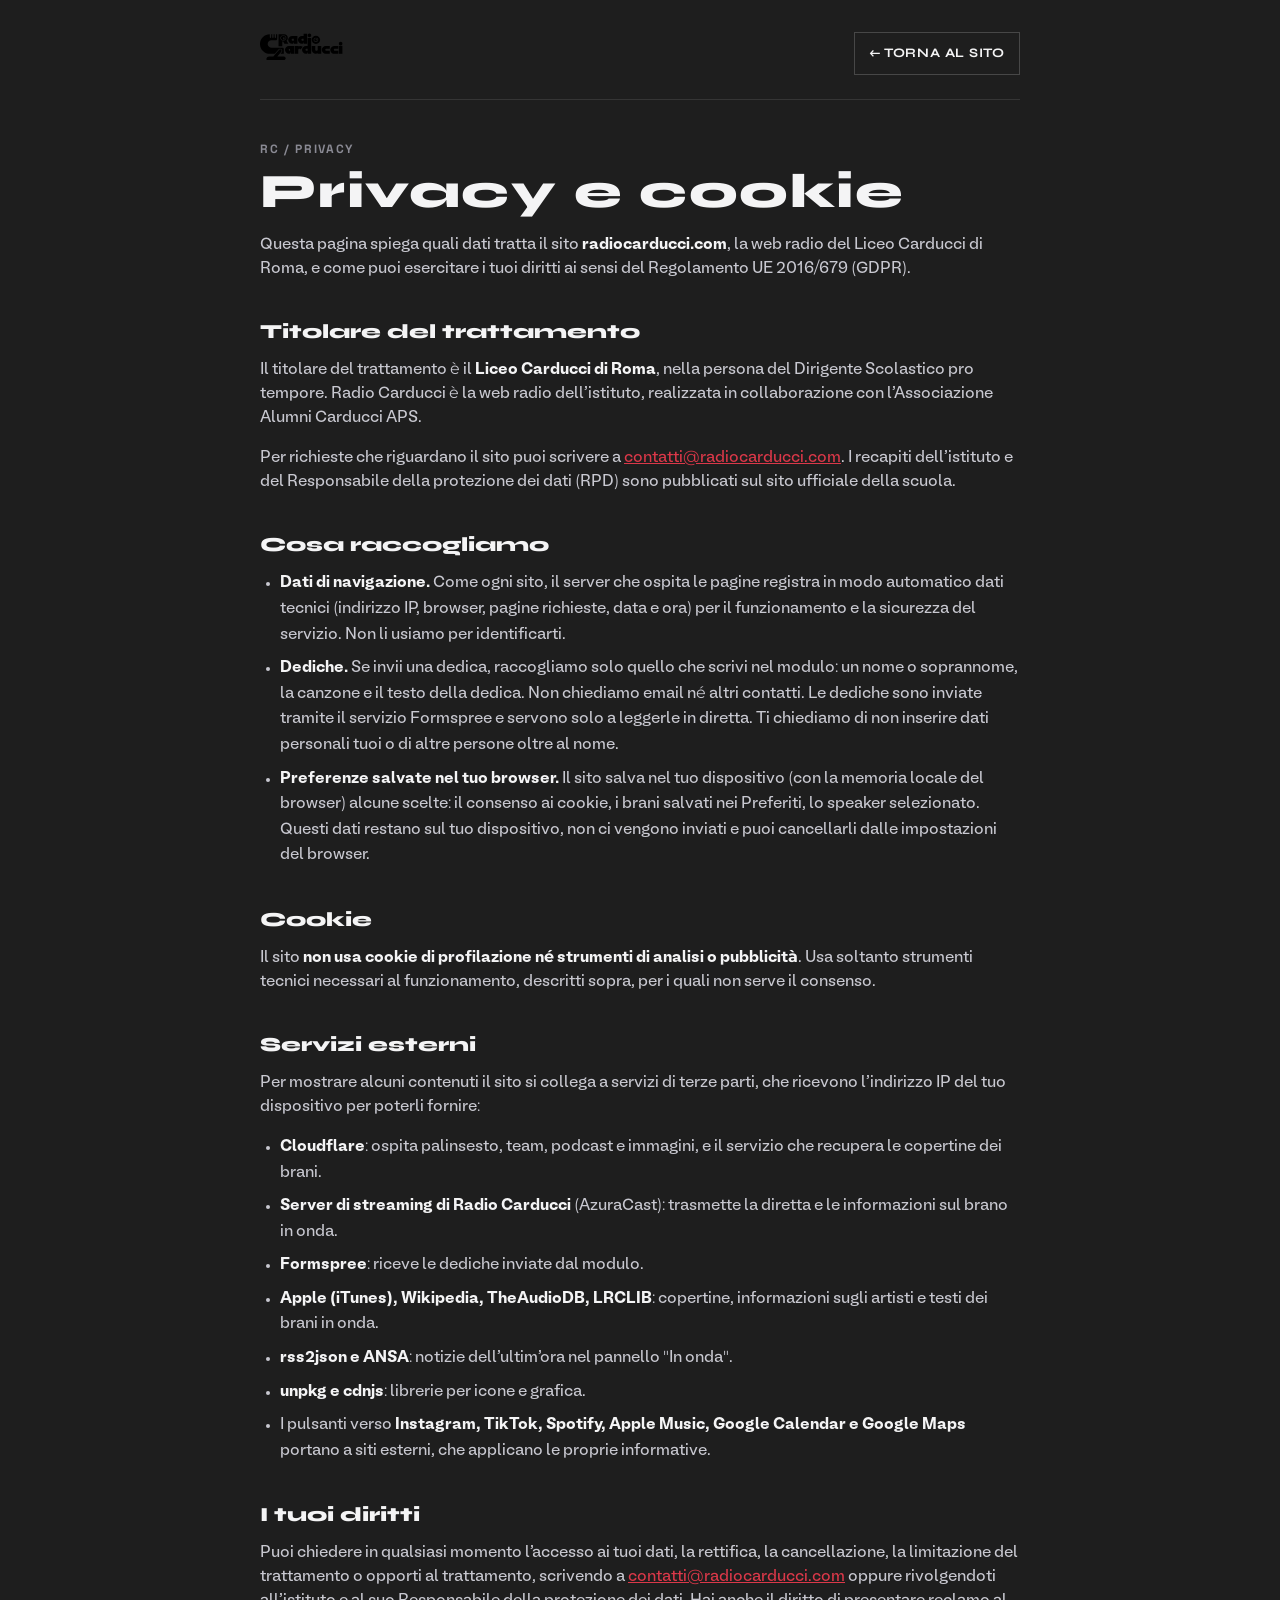
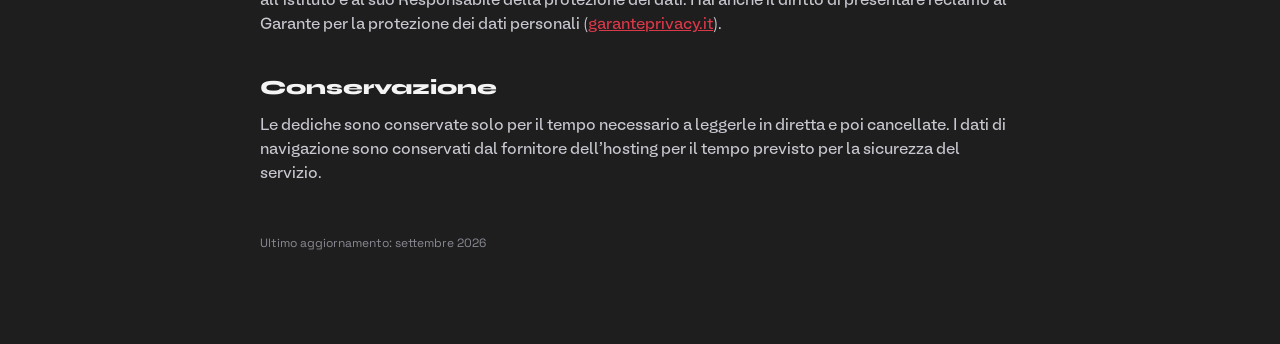
<file: privacy.html>
<!DOCTYPE html>
<html lang="it">
<head>
  <meta charset="utf-8">
  <meta name="viewport" content="width=device-width, initial-scale=1, viewport-fit=cover">
  <title>Privacy e cookie — Radio Carducci</title>
  <meta name="description" content="Informativa privacy e cookie di Radio Carducci, la web radio del Liceo Carducci di Roma.">
  <meta name="robots" content="index, follow">
  <link rel="icon" type="image/svg+xml" href="assets/logo-rc-mark-bone.svg">
  <link rel="stylesheet" href="colors_and_type.css?v=6">
  <style>
    body { margin: 0; background: var(--bg, #1e1e1e); color: var(--fg1, #f4f4f5); font-family: var(--font-body, system-ui, sans-serif); line-height: 1.6; }
    .wrap { max-width: 760px; margin: 0 auto; padding: 32px 20px 80px; }
    header { display: flex; align-items: center; justify-content: space-between; gap: 16px; padding-bottom: 24px; border-bottom: 1px solid var(--line, rgba(255,255,255,0.1)); }
    header img { height: 40px; width: auto; display: block; }
    header a.back { font-family: var(--font-display, sans-serif); font-weight: 700; font-size: 13px; letter-spacing: 0.06em; text-transform: uppercase; color: var(--fg1, #fff); text-decoration: none; border: 1px solid var(--line-strong, rgba(255,255,255,0.2)); padding: 10px 14px; }
    header a.back:hover, header a.back:focus-visible { border-color: var(--rc-red, #db3849); color: var(--rc-red, #db3849); outline: none; }
    .tag { font-family: var(--font-mono, monospace); font-size: 12px; font-weight: 700; letter-spacing: 0.14em; color: var(--fg3, #8a8a94); margin: 40px 0 8px; }
    h1 { font-family: var(--font-display, sans-serif); font-weight: 800; font-size: clamp(32px, 6vw, 48px); line-height: 1.05; margin: 0 0 16px; }
    h2 { font-family: var(--font-display, sans-serif); font-weight: 800; font-size: 20px; margin: 40px 0 12px; }
    p, li { color: var(--fg2, #c8c8d0); font-size: 16px; }
    ul { padding-left: 20px; }
    li { margin-bottom: 8px; }
    a { color: var(--rc-red, #db3849); }
    strong { color: var(--fg1, #f4f4f5); }
    .updated { font-family: var(--font-mono, monospace); font-size: 12px; color: var(--fg3, #8a8a94); margin-top: 48px; }
  </style>
</head>
<body>
  <div class="wrap">
    <header>
      <a href="./" aria-label="Torna alla home di Radio Carducci"><img src="assets/logo-radio-carducci-bone.svg" alt="Radio Carducci"></a>
      <a class="back" href="./">← Torna al sito</a>
    </header>

    <main>
      <div class="tag">RC / PRIVACY</div>
      <h1>Privacy e cookie</h1>
      <p>Questa pagina spiega quali dati tratta il sito <strong>radiocarducci.com</strong>, la web radio del Liceo Carducci di Roma, e come puoi esercitare i tuoi diritti ai sensi del Regolamento UE 2016/679 (GDPR).</p>

      <h2>Titolare del trattamento</h2>
      <p>Il titolare del trattamento è il <strong>Liceo Carducci di Roma</strong>, nella persona del Dirigente Scolastico pro tempore. Radio Carducci è la web radio dell'istituto, realizzata in collaborazione con l'Associazione Alumni Carducci APS.</p>
      <p>Per richieste che riguardano il sito puoi scrivere a <a href="mailto:contatti@radiocarducci.com">contatti@radiocarducci.com</a>. I recapiti dell'istituto e del Responsabile della protezione dei dati (RPD) sono pubblicati sul sito ufficiale della scuola.</p>

      <h2>Cosa raccogliamo</h2>
      <ul>
        <li><strong>Dati di navigazione.</strong> Come ogni sito, il server che ospita le pagine registra in modo automatico dati tecnici (indirizzo IP, browser, pagine richieste, data e ora) per il funzionamento e la sicurezza del servizio. Non li usiamo per identificarti.</li>
        <li><strong>Dediche.</strong> Se invii una dedica, raccogliamo solo quello che scrivi nel modulo: un nome o soprannome, la canzone e il testo della dedica. Non chiediamo email né altri contatti. Le dediche sono inviate tramite il servizio Formspree e servono solo a leggerle in diretta. Ti chiediamo di non inserire dati personali tuoi o di altre persone oltre al nome.</li>
        <li><strong>Preferenze salvate nel tuo browser.</strong> Il sito salva nel tuo dispositivo (con la memoria locale del browser) alcune scelte: il consenso ai cookie, i brani salvati nei Preferiti, lo speaker selezionato. Questi dati restano sul tuo dispositivo, non ci vengono inviati e puoi cancellarli dalle impostazioni del browser.</li>
      </ul>

      <h2>Cookie</h2>
      <p>Il sito <strong>non usa cookie di profilazione né strumenti di analisi o pubblicità</strong>. Usa soltanto strumenti tecnici necessari al funzionamento, descritti sopra, per i quali non serve il consenso.</p>

      <h2>Servizi esterni</h2>
      <p>Per mostrare alcuni contenuti il sito si collega a servizi di terze parti, che ricevono l'indirizzo IP del tuo dispositivo per poterli fornire:</p>
      <ul>
        <li><strong>Cloudflare</strong>: ospita palinsesto, team, podcast e immagini, e il servizio che recupera le copertine dei brani.</li>
        <li><strong>Server di streaming di Radio Carducci</strong> (AzuraCast): trasmette la diretta e le informazioni sul brano in onda.</li>
        <li><strong>Formspree</strong>: riceve le dediche inviate dal modulo.</li>
        <li><strong>Apple (iTunes), Wikipedia, TheAudioDB, LRCLIB</strong>: copertine, informazioni sugli artisti e testi dei brani in onda.</li>
        <li><strong>rss2json e ANSA</strong>: notizie dell'ultim'ora nel pannello "In onda".</li>
        <li><strong>unpkg e cdnjs</strong>: librerie per icone e grafica.</li>
        <li>I pulsanti verso <strong>Instagram, TikTok, Spotify, Apple Music, Google Calendar e Google Maps</strong> portano a siti esterni, che applicano le proprie informative.</li>
      </ul>

      <h2>I tuoi diritti</h2>
      <p>Puoi chiedere in qualsiasi momento l'accesso ai tuoi dati, la rettifica, la cancellazione, la limitazione del trattamento o opporti al trattamento, scrivendo a <a href="mailto:contatti@radiocarducci.com">contatti@radiocarducci.com</a> oppure rivolgendoti all'istituto e al suo Responsabile della protezione dei dati. Hai anche il diritto di presentare reclamo al Garante per la protezione dei dati personali (<a href="https://www.garanteprivacy.it" target="_blank" rel="noopener">garanteprivacy.it</a>).</p>

      <h2>Conservazione</h2>
      <p>Le dediche sono conservate solo per il tempo necessario a leggerle in diretta e poi cancellate. I dati di navigazione sono conservati dal fornitore dell'hosting per il tempo previsto per la sicurezza del servizio.</p>

      <p class="updated">Ultimo aggiornamento: settembre 2026</p>
    </main>
  </div>
</body>
</html>
</file>
<file: colors_and_type.css>
/* ============================================================
   RADIO CARDUCCI — COLORS + TYPE
   La palette è già giusta. Non toccare.
   ============================================================ */

/* -- Web fonts -------------------------------------------------
   Syne via Google Fonts (CDN).
   BL Melody (body) served from ./fonts/.
   Moliga Demo Regular served from ./fonts/.
   Montserrat shipped as fallback / utility sans.
-------------------------------------------------------------- */

@import url("https://fonts.googleapis.com/css2?family=Syne:wght@400;500;600;700;800&family=Space+Grotesk:wght@500;700&display=swap");

@font-face {
  font-family: "Moliga";
  src: url("./fonts/Moliga-Demo-Regular.otf") format("opentype"),
       url("./fonts/moliga-demo.regular.otf") format("opentype");
  font-weight: 400;
  font-style: normal;
  font-display: swap;
}

@font-face {
  font-family: "BL Melody";
  src: url("./fonts/BLMelody-Regular.woff2") format("woff2"),
       url("./fonts/BLMelody-Regular.woff") format("woff");
  font-weight: 400;
  font-style: normal;
  font-display: swap;
}

@font-face {
  font-family: "BL Melody";
  src: url("./fonts/BLMelody-Medium.woff2") format("woff2"),
       url("./fonts/BLMelody-Medium.woff") format("woff");
  font-weight: 500;
  font-style: normal;
  font-display: swap;
}

@font-face {
  font-family: "BL Melody";
  src: url("./fonts/BLMelody-Bold.woff2") format("woff2"),
       url("./fonts/BLMelody-Bold.woff") format("woff");
  font-weight: 700;
  font-style: normal;
  font-display: swap;
}

@font-face {
  font-family: "Montserrat Local";
  src: url("./fonts/Montserrat.ttf") format("truetype");
  font-weight: 100 900;
  font-style: normal;
  font-display: swap;
}

:root {
  /* ---------------------------------------------------------
     CORE PALETTE — Nuova tavolozza ufficiale
     --------------------------------------------------------- */
  --rc-ink:        #1e1e1e;
  --rc-ink-deep:   #1a1a1a;
  --rc-blue:       #2277ff;
  --rc-gold:       #fccc02;
  --rc-orange:     #fc8802;
  --rc-purple:     #8402fc;
  
  --rc-red:        #db3849;  /* Accent Primario: Rosso Radio Carducci */
  --rc-red-deep:   #991c3b;  /* Accent Secondario: Rosso Scuro */
  --rc-bone:       #f4f4f5;

  /* Accent utilities */
  --color-blue:    #2277ff;
  --color-gold:    #fccc02;
  --color-orange:  #fc8802;
  --color-purple:  #8402fc;

  /* ---------------------------------------------------------
     SEMANTIC SURFACES
     --------------------------------------------------------- */
  --bg:            #1e1e1e;
  --bg-elev:       #262626;   /* card elevazione */
  --bg-inset:      #1a1a1a;   /* sezioni incassate */
  --bg-inverse:    var(--rc-bone);

  /* ---------------------------------------------------------
     SEMANTIC FOREGROUNDS
     --------------------------------------------------------- */
  --fg1:           var(--rc-bone);
  --fg2:           #c8c8d0;   /* aumentato contrasto per leggibilità */
  --fg3:           #8a8a94;
  --fg-dim:        #595959;   /* contrasto elevato su sfondi chiari WCAG AA */
  --fg-inverse:    var(--rc-ink);
  --fg-accent:     var(--rc-blue);
  --fg-accent-hot: var(--rc-gold);

  /* ---------------------------------------------------------
     LINES / BORDERS
     --------------------------------------------------------- */
  --line:          rgba(255, 255, 255, 0.1);
  --line-strong:   rgba(255, 255, 255, 0.18);
  --line-inverse:  #e4e4e7;

  /* ---------------------------------------------------------
     TYPE STACK — Modern & Ultra-Legible
     Syne = Display / Headings
     BL Melody = Body / Paragraphs
     Moliga = Mega / Titoloni
     --------------------------------------------------------- */
  --font-display:  "Syne", "Montserrat Local", system-ui, sans-serif;
  --font-body:     "BL Melody", "Montserrat Local", system-ui, sans-serif;
  --font-mega:     "Moliga", "Syne", serif;
  --font-mono:     "Space Grotesk", ui-monospace, monospace;

  /* ---------------------------------------------------------
     TYPE SCALE — grandi salti, niente 14→16.
     Minimal dark = gerarchia forte.
     --------------------------------------------------------- */
  --fs-micro:      11px;    /* badge, on-air label, timestamp */
  --fs-caption:    13px;    /* meta, footer, numerini */
  --fs-body:       16px;
  --fs-body-lg:    19px;
  --fs-lead:       24px;
  --fs-h3:         32px;
  --fs-h2:         48px;
  --fs-h1:         72px;
  --fs-display:    120px;   /* Moliga */
  --fs-hero:       180px;   /* quando vuoi gridare */

  /* Line heights: stretti in display, comodi in body */
  --lh-tight:      0.92;
  --lh-snug:       1.05;
  --lh-body:       1.5;
  --lh-loose:      1.65;

  /* Letter spacing: Moliga (font-mega) necessita di un tracking più ampio,
     tutto quello che è micro/caption va in uppercase con tracking positivo */
  --ls-display:    0.03em;
  --ls-tight:      0;
  --ls-normal:     0;
  --ls-caps:       0.08em;
  --ls-caps-wide:  0.14em;

  /* ---------------------------------------------------------
     SPACING — scala 4px, niente invenzioni
     --------------------------------------------------------- */
  --s-1:  4px;
  --s-2:  8px;
  --s-3:  12px;
  --s-4:  16px;
  --s-5:  24px;
  --s-6:  32px;
  --s-7:  48px;
  --s-8:  64px;
  --s-9:  96px;
  --s-10: 128px;

  /* ---------------------------------------------------------
     RADII — spigoli vivi quasi ovunque.
     Il brand è angoloso. Non arrotondare tutto.
     --------------------------------------------------------- */
  --r-0:   0px;      /* default */
  --r-1:   0px;      /* micro — pulsanti, pill */
  --r-2:   0px;      /* card interne */
  --r-pill: 999px;   /* capsule — SOLO per .rc-live */

  /* ---------------------------------------------------------
     MOTION — secca, come da README: "niente bounce, niente spring".
     L'unica eccezione ammessa è il blink di .rc-live, che usa la
     sua curva dedicata invece di questi token condivisi.
     --------------------------------------------------------- */
  --ease-out:   cubic-bezier(0.9, 0, 0.1, 1); /* secca, come da brand */
  --ease-in:    cubic-bezier(0.6, 0.04, 0.98, 0.335);
  --ease-snap:  cubic-bezier(0.9, 0, 0.1, 1); /* secca, come da brand */
  --ease-fluid: cubic-bezier(0.22, 1, 0.36, 1); /* molto morbido */
  --ease-brutal: cubic-bezier(0.9, 0, 0.1, 1); /* transizione secca e ad alto contrasto */
  --dur-fast:   150ms;
  --dur-base:   300ms;
  --dur-slow:   500ms;
  --dur-xtra:   800ms;

  /* ---------------------------------------------------------
     Z / ELEV
     --------------------------------------------------------- */
  --z-base: 0;
  --z-nav:  10;
  --z-overlay: 50;
  --z-modal: 100;

  /* Ombre: rimosse in linea con l'identità a bordi netti RC */
  --shadow-on-air: none;
}

/* ============================================================
   BASE
   ============================================================ */
html {
  background: var(--bg);
}

body {
  background: transparent;
  color: var(--fg1);
  font-family: var(--font-body);
  font-size: var(--fs-body);
  line-height: var(--lh-body);
  -webkit-font-smoothing: antialiased;
  text-rendering: optimizeLegibility;
}

::selection, *::selection {
  background-color: var(--rc-red) !important;
  color: var(--rc-bone) !important;
}

::-moz-selection, *::-moz-selection {
  background-color: var(--rc-red) !important;
  color: var(--rc-bone) !important;
}

/* ============================================================
   TYPOGRAPHIC PRIMITIVES
   Usa queste classi, non inventarne altre.
   ============================================================ */

/* MEGA — Moliga. Titoloni. Un uso per pagina. Max. */
.rc-mega {
  font-family: var(--font-mega);
  font-size: clamp(72px, 12vw, var(--fs-hero));
  line-height: var(--lh-tight);
  letter-spacing: var(--ls-display);
  color: var(--fg1);
  font-weight: 400; /* Moliga è display, non serve bold */
}

/* DISPLAY — Syne bold. Headline standard. */
.rc-display {
  font-family: var(--font-display);
  font-size: var(--fs-display);
  font-weight: 800;
  line-height: var(--lh-tight);
  letter-spacing: var(--ls-display);
}

h1, .rc-h1 {
  font-family: var(--font-display);
  font-size: var(--fs-h1);
  font-weight: 700;
  line-height: var(--lh-tight);
  letter-spacing: var(--ls-display);
  color: var(--fg1);
}

h2, .rc-h2 {
  font-family: var(--font-display);
  font-size: var(--fs-h2);
  font-weight: 700;
  line-height: var(--lh-snug);
  letter-spacing: var(--ls-tight);
  color: var(--fg1);
}

h3, .rc-h3 {
  font-family: var(--font-display);
  font-size: var(--fs-h3);
  font-weight: 600;
  line-height: var(--lh-snug);
  letter-spacing: var(--ls-tight);
  color: var(--fg1);
}

.rc-lead {
  font-family: var(--font-body);
  font-size: var(--fs-lead);
  font-weight: 400;
  line-height: 1.35;
  color: var(--fg1);
}

p, .rc-p {
  font-family: var(--font-body);
  font-size: var(--fs-body);
  font-weight: 400;
  line-height: var(--lh-body);
  color: var(--fg1);
}

.rc-meta, .rc-caption {
  font-family: var(--font-body);
  font-size: var(--fs-caption);
  font-weight: 400;
  line-height: 1.4;
  color: var(--fg2);
}

/* CAPS — la firma tipografica di RC.
   Piccolo. Tutto maiuscolo. Tracking largo.
   Tipo label Adult Swim. */
.rc-caps {
  font-family: var(--font-display);
  font-size: var(--fs-micro);
  font-weight: 600;
  text-transform: uppercase;
  letter-spacing: var(--ls-caps-wide);
  color: var(--fg1);
}

.rc-caps-lg {
  font-family: var(--font-display);
  font-size: var(--fs-caption);
  font-weight: 700;
  text-transform: uppercase;
  letter-spacing: var(--ls-caps);
}

/* LIVE tag — l'unica cosa che pulsa. */
.rc-live {
  display: inline-flex;
  align-items: center;
  gap: 5px;
  font-family: var(--font-display);
  font-size: 10px;
  font-weight: 700;
  text-transform: uppercase;
  letter-spacing: var(--ls-caps-wide);
  color: var(--rc-bone);
  background: var(--rc-red);
  padding: 2px 7px 1px;
  border-radius: 0;
  line-height: 1.4;
}
.rc-live::before {
  content: "";
  width: 5px;
  height: 5px;
  border-radius: 999px;
  background: var(--rc-bone);
  /* Unica eccezione brand al "niente bounce": curva propria, non il token --ease-snap */
  animation: rc-blink 1.2s cubic-bezier(0.34, 1.56, 0.64, 1) infinite;
}
@keyframes rc-blink {
  0%, 45%  { opacity: 1; }
  50%, 95% { opacity: 0.15; }
  100%     { opacity: 1; }
}

/* Mono — usare con cazzimma, solo per timestamp/freq */
code, .rc-mono {
  font-family: var(--font-mono);
  font-size: 0.92em;
  color: var(--fg2);
  letter-spacing: 0;
}

/* Link di default — il rosso è SEGNALE, non decoro */
a.rc-link {
  color: var(--fg1);
  text-decoration: none;
  border-bottom: 1px solid var(--line-strong);
  transition: color var(--dur-fast) var(--ease-out),
              border-color var(--dur-fast) var(--ease-out);
}
a.rc-link:hover {
  color: var(--rc-red);
  border-bottom-color: var(--rc-red);
}
</file>
